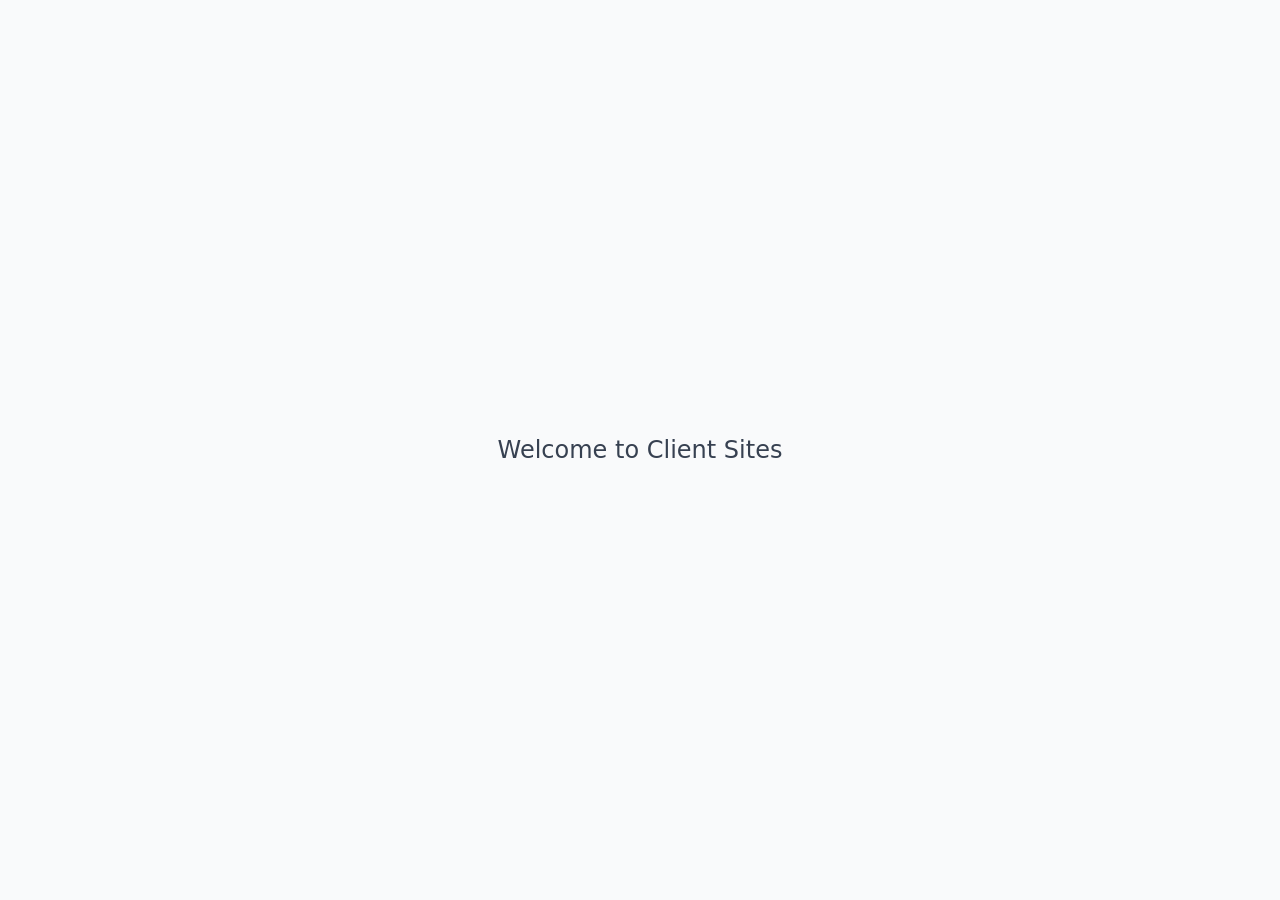
<file: site/index.html>
<!DOCTYPE html>
<html lang="en">
<head>
  <meta charset="UTF-8">
  <meta name="viewport" content="width=device-width, initial-scale=1.0">
  <title>Client Sites</title>
  <style>
    body { font-family: system-ui, sans-serif; display: flex; justify-content: center; align-items: center; min-height: 100vh; margin: 0; background: #f9fafb; color: #374151; }
    h1 { font-weight: 400; font-size: 1.5rem; }
  </style>
</head>
<body>
  <h1>Welcome to Client Sites</h1>
</body>
</html>
</file>
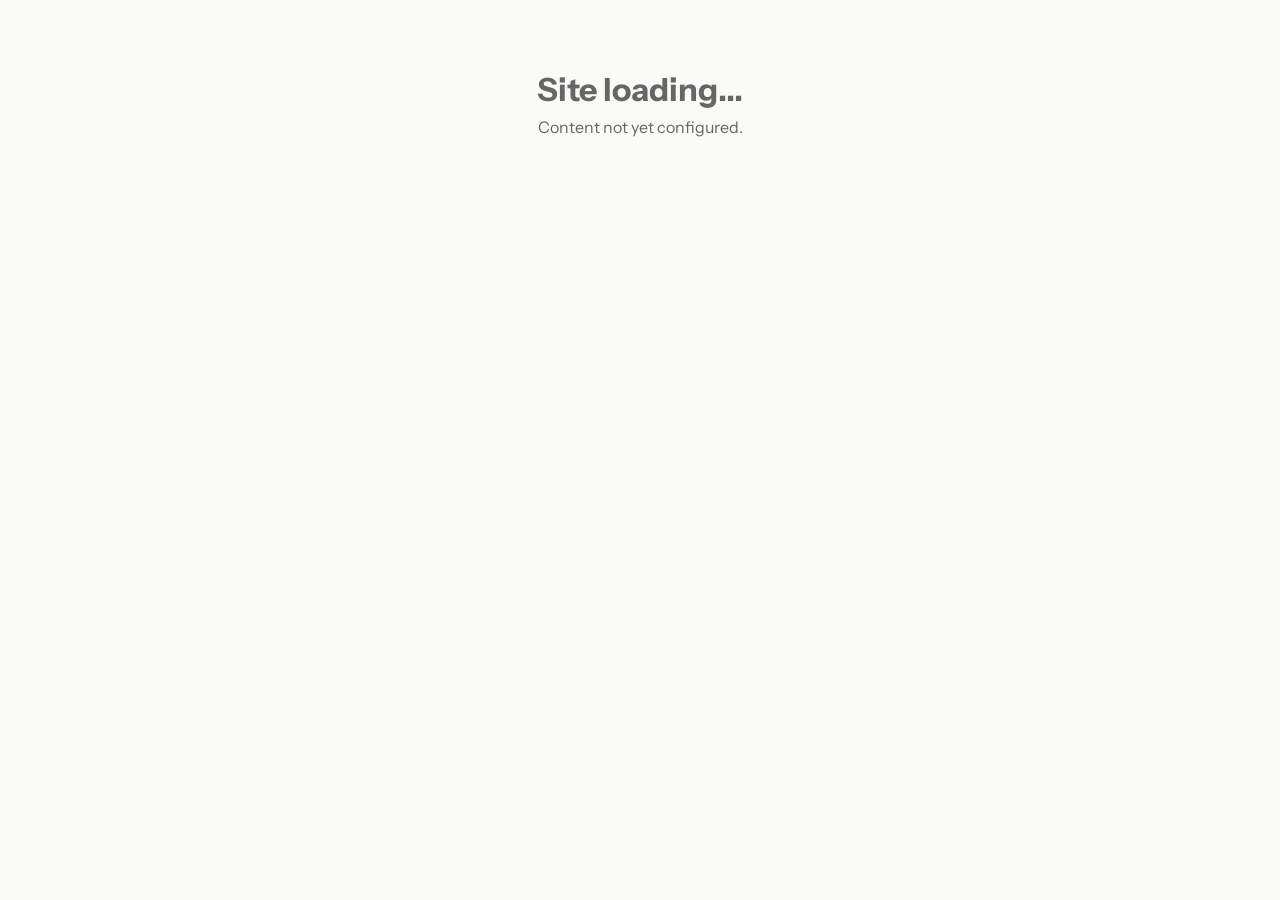
<file: site/autorepair/index.html>
<!DOCTYPE html>
<html lang="en">
<head>
  <meta charset="UTF-8">
  <meta name="viewport" content="width=device-width, initial-scale=1.0">
  <title>Loading...</title>
  <link rel="stylesheet" href="../css/themes.css?v=10">
  <link rel="stylesheet" href="../css/styles.css?v=10">
</head>
<body>
  <div id="app"></div>
  <script src="config.js?v=10"></script>
  <script src="../js/app.js?v=10"></script>
  <script src="../js/boot-public.js?v=10"></script>
</body>
</html>
</file>
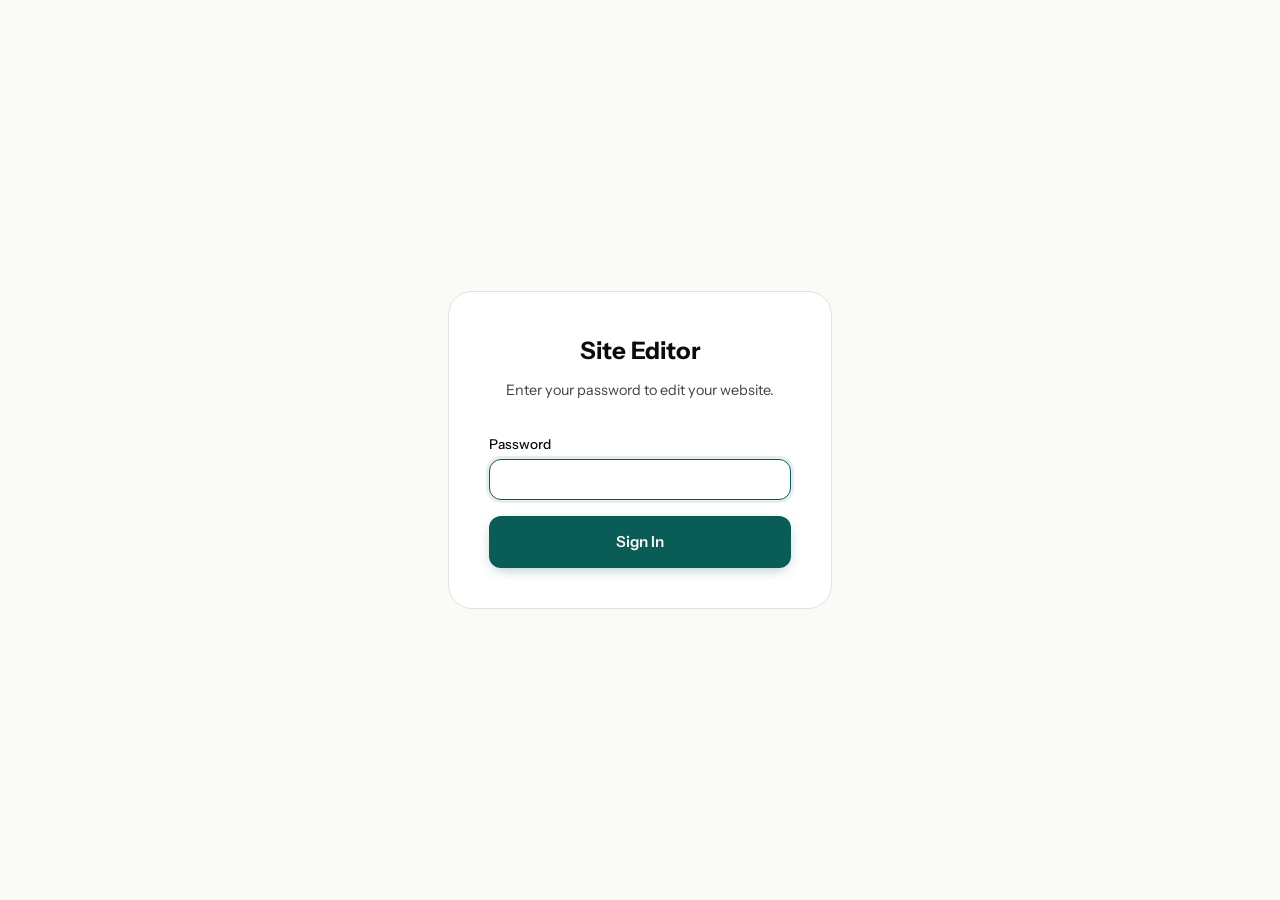
<file: site/autorepair/mysite/login.html>
<!DOCTYPE html>
<html lang="en">
<head>
  <meta charset="UTF-8">
  <meta name="viewport" content="width=device-width, initial-scale=1.0">
  <title>Sign In</title>
  <link rel="stylesheet" href="../../css/themes.css?v=10">
  <link rel="stylesheet" href="../../css/styles.css?v=10">
</head>
<body>
  <div class="login-page" data-theme="modern">
    <div class="login-card">
      <h1 class="login-title">Site Editor</h1>
      <p class="login-subtitle">Enter your password to edit your website.</p>
      <form class="login-form" id="loginForm">
        <div id="loginError" class="login-error" style="display:none"></div>
        <div class="form-group">
          <label class="form-label">Password</label>
          <input class="form-input" type="password" name="password" required autofocus>
        </div>
        <button type="submit" class="btn-primary">Sign In</button>
      </form>
    </div>
  </div>
  <script src="../config.js?v=10"></script>
  <script src="../../js/login.js?v=10"></script>
</body>
</html>
</file>
<file: site/css/themes.css>
/* ==================================================================
   THEME SYSTEM — CSS Variables
   Extracted from the main platform's globals.css
   ================================================================== */

:root {
  /* Default to modern theme (light) to avoid dark flash before JS loads */
  --bg: #FAFAF7;
  --surface: #FFFFFF;
  --surface-2: #F1F1EC;
  --surface-elevated: #FFFFFF;
  --text: #0B0D0C;
  --muted: #5A5E5B;
  --text-secondary: #3F4341;
  --border: #E4E1D9;
  --accent: #0A5D56;
  --accent-ink: #FAFAF7;
  --accent-soft: color-mix(in srgb, #0A5D56 10%, transparent);
  --accent-glow: color-mix(in srgb, #0A5D56 20%, transparent);
  --shadow-color: 200 10% 15%;
  --shadow-strength: 0.08;
  --radius-sm: 0.5rem;
  --radius-md: 0.75rem;
  --radius-lg: 1rem;
  --radius-xl: 1.5rem;
  --radius-full: 9999px;
}

/* ----- INDUSTRIAL ------------------------------------------------- */
[data-theme="industrial"] {
  --bg: #1a1a1a;
  --surface: #242424;
  --surface-2: #2d2d2d;
  --text: #f8f8f8;
  --muted: #c8c8c8;
  --border: #444444;
  --accent: #ff6b00;
  --accent-ink: #0f0f0f;
  --accent-soft: color-mix(in srgb, #ff6b00 15%, transparent);
  --accent-glow: color-mix(in srgb, #ff6b00 25%, transparent);
  --surface-elevated: #2d2d2d;
  --text-secondary: #c8c8c8;
  --shadow-color: 0 0% 0%;
  --shadow-strength: 0.4;
}

/* ----- MODERN ----------------------------------------------------- */
[data-theme="modern"] {
  --bg: #FAFAF7;
  --surface: #FFFFFF;
  --surface-2: #F1F1EC;
  --surface-elevated: #FFFFFF;
  --text: #0B0D0C;
  --muted: #5A5E5B;
  --text-secondary: #3F4341;
  --border: #E4E1D9;
  --accent: #0A5D56;
  --accent-ink: #FAFAF7;
  --accent-soft: color-mix(in srgb, #0A5D56 10%, transparent);
  --accent-glow: color-mix(in srgb, #0A5D56 20%, transparent);
  --shadow-color: 200 10% 15%;
  --shadow-strength: 0.08;
}

/* ----- LUXURY ----------------------------------------------------- */
[data-theme="luxury"] {
  --bg: #0a0a0a;
  --surface: #161616;
  --surface-2: #1f1f1f;
  --text: #f5f5dc;
  --muted: #d9d6c3;
  --border: #3e3217;
  --accent: #d4af37;
  --accent-ink: #0a0a0a;
  --accent-soft: color-mix(in srgb, #d4af37 15%, transparent);
  --accent-glow: color-mix(in srgb, #d4af37 25%, transparent);
  --surface-elevated: #1f1f1f;
  --text-secondary: #d9d6c3;
  --shadow-color: 0 0% 0%;
  --shadow-strength: 0.5;
}

/* ----- FRIENDLY --------------------------------------------------- */
[data-theme="friendly"] {
  --bg: #faf9f6;
  --surface: #ffffff;
  --surface-2: #f3eee8;
  --text: #283136;
  --muted: #5e6972;
  --border: #d9d4cb;
  --accent: #e07a5f;
  --accent-ink: #ffffff;
  --accent-soft: color-mix(in srgb, #e07a5f 15%, transparent);
  --accent-glow: color-mix(in srgb, #e07a5f 25%, transparent);
  --surface-elevated: #ffffff;
  --text-secondary: #5e6972;
  --shadow-color: 25 15% 30%;
  --shadow-strength: 0.1;
}
</file>
<file: site/css/styles.css>
/* ==================================================================
   CLIENT SITE STYLES
   Standalone CSS — no Tailwind, no build step.
   ================================================================== */

@import url('https://fonts.googleapis.com/css2?family=Fraunces:ital,opsz,wght@0,9..144,300;0,9..144,400;0,9..144,500;0,9..144,700;1,9..144,400;1,9..144,500&family=Instrument+Sans:wght@400;500;600;700&family=JetBrains+Mono:wght@400;500&display=swap');

*, *::before, *::after { box-sizing: border-box; margin: 0; padding: 0; }

html { scroll-behavior: smooth; }

body {
  background: var(--bg);
  color: var(--text);
  font-family: 'Instrument Sans', system-ui, sans-serif;
  line-height: 1.6;
  -webkit-font-smoothing: antialiased;
}

a { color: inherit; text-decoration: none; }
img { max-width: 100%; height: auto; display: block; }
button { cursor: pointer; border: none; background: none; font: inherit; color: inherit; }
ul, ol { list-style: none; }

/* ==================================================================
   SITE CONTAINER
   ================================================================== */

.site-container {
  min-height: 100vh;
}

[data-theme="modern"] .site-container {
  background:
    radial-gradient(circle at 20% 0%, color-mix(in srgb, var(--accent) 4%, transparent) 0%, transparent 50%),
    radial-gradient(circle at 80% 100%, color-mix(in srgb, var(--accent) 3%, transparent) 0%, transparent 50%),
    var(--bg);
}

/* ==================================================================
   TYPOGRAPHY — Modern theme
   ================================================================== */

[data-theme="modern"] .heading-display {
  font-family: 'Fraunces', Georgia, serif;
  font-weight: 400;
  letter-spacing: -0.025em;
  line-height: 0.98;
}

[data-theme="modern"] .heading-section {
  font-family: 'Fraunces', Georgia, serif;
  font-weight: 400;
  letter-spacing: -0.015em;
  line-height: 1;
}

[data-theme="modern"] .label-eyebrow {
  font-family: 'JetBrains Mono', monospace;
  font-size: 0.7rem;
  text-transform: uppercase;
  letter-spacing: 0.22em;
  color: var(--accent);
  font-weight: 500;
}

/* ==================================================================
   LAYOUT UTILITIES
   ================================================================== */

.max-w-7xl { max-width: 80rem; margin-left: auto; margin-right: auto; }
.px-4 { padding-left: 1rem; padding-right: 1rem; }
.px-8 { padding-left: 2rem; padding-right: 2rem; }
.py-16 { padding-top: 4rem; padding-bottom: 4rem; }
.py-6 { padding-top: 1.5rem; padding-bottom: 1.5rem; }
.mt-4 { margin-top: 1rem; }
.mt-6 { margin-top: 1.5rem; }
.mb-6 { margin-bottom: 1.5rem; }
.gap-2 { gap: 0.5rem; }
.gap-3 { gap: 0.75rem; }
.gap-4 { gap: 1rem; }
.gap-8 { gap: 2rem; }

@media (min-width: 768px) {
  .md\:px-8 { padding-left: 2rem; padding-right: 2rem; }
}

/* ==================================================================
   BUTTONS
   ================================================================== */

.btn-primary {
  display: inline-flex;
  align-items: center;
  justify-content: center;
  gap: 0.5rem;
  padding: 0.85rem 1.5rem;
  border-radius: var(--radius-md);
  background: var(--accent);
  color: var(--accent-ink);
  font-weight: 600;
  font-size: 0.95rem;
  transition: transform 200ms, box-shadow 200ms, background-color 200ms;
  box-shadow: 0 4px 14px -4px color-mix(in srgb, var(--accent) 40%, transparent);
}
.btn-primary:hover {
  transform: translateY(-1px);
  box-shadow: 0 8px 20px -6px color-mix(in srgb, var(--accent) 55%, transparent);
}

.btn-secondary {
  display: inline-flex;
  align-items: center;
  justify-content: center;
  gap: 0.5rem;
  padding: 0.85rem 1.5rem;
  border-radius: var(--radius-md);
  background: transparent;
  border: 1px solid var(--border);
  color: var(--text);
  font-weight: 600;
  font-size: 0.95rem;
  transition: border-color 200ms, background-color 200ms;
}
.btn-secondary:hover {
  border-color: var(--accent);
  background: var(--accent-soft);
}

/* ==================================================================
   TOPBAR
   ================================================================== */

.topbar {
  display: none;
  border-bottom: 1px solid var(--border);
  background: var(--surface-2);
  padding: 0.5rem 0;
}
@media (min-width: 768px) {
  .topbar { display: block; }
}
.topbar-inner {
  max-width: 80rem;
  margin: 0 auto;
  display: flex;
  align-items: center;
  justify-content: space-between;
  padding: 0 2rem;
  font-size: 0.875rem;
}
.topbar a, .topbar span {
  display: flex;
  align-items: center;
  gap: 0.25rem;
}

/* ==================================================================
   SITE HEADER / NAV
   ================================================================== */

.site-header {
  position: sticky;
  top: 0;
  z-index: 40;
  border-bottom: 1px solid color-mix(in srgb, var(--border) 70%, transparent);
  background: color-mix(in srgb, var(--surface) 80%, transparent);
  backdrop-filter: blur(12px);
  -webkit-backdrop-filter: blur(12px);
}

.site-nav {
  max-width: 80rem;
  margin: 0 auto;
  display: flex;
  align-items: center;
  justify-content: space-between;
  padding: 0.75rem 1rem;
}
@media (min-width: 768px) {
  .site-nav { padding: 0.75rem 2rem; }
}

.brand {
  display: flex;
  align-items: center;
  gap: 0.75rem;
}
.brand-name {
  font-size: 1.25rem;
  font-weight: 700;
  letter-spacing: -0.02em;
}
[data-theme="modern"] .brand-name {
  font-family: 'Fraunces', Georgia, serif;
  font-weight: 500;
}
.brand-icon {
  width: 1.75rem;
  height: 1.75rem;
  color: var(--accent);
}
.brand-logo {
  height: 2.25rem;
  width: auto;
  object-fit: contain;
}

.nav-links {
  display: none;
  align-items: center;
  gap: 1.75rem;
}
@media (min-width: 768px) {
  .nav-links { display: flex; }
}
.nav-link {
  font-size: 0.9rem;
  font-weight: 500;
  color: var(--text-secondary);
  transition: color 200ms;
}
.nav-link:hover { color: var(--accent); }

.mobile-menu-btn {
  display: block;
  padding: 0.5rem;
}
@media (min-width: 768px) {
  .mobile-menu-btn { display: none; }
}

/* Mobile overlay */
.mobile-menu {
  position: fixed;
  inset: 0;
  z-index: 50;
  display: flex;
  flex-direction: column;
  background: var(--bg);
  padding: 1.5rem;
}
.mobile-menu-close {
  align-self: flex-end;
  padding: 0.5rem;
}
.mobile-menu-links {
  margin-top: 2.5rem;
  display: flex;
  flex-direction: column;
  gap: 1.5rem;
  font-size: 1.5rem;
}
.mobile-menu-links a {
  font-weight: 500;
  transition: color 200ms;
}
.mobile-menu-links a:hover { color: var(--accent); }

/* ==================================================================
   HERO
   ================================================================== */

.hero-section {
  padding: 3rem 1rem;
}
@media (min-width: 768px) {
  .hero-section { padding: 4rem 2rem; }
}

.hero-grid {
  max-width: 80rem;
  margin: 0 auto;
  display: grid;
  gap: 2rem;
  align-items: start;
}
@media (min-width: 768px) {
  .hero-grid { grid-template-columns: 1fr 1fr; gap: 3rem; }
}

.hero-text { display: flex; flex-direction: column; gap: 1.25rem; }

.hero-eyebrow {
  display: inline-flex;
  align-items: center;
  gap: 0.5rem;
  font-size: 0.8rem;
  color: var(--accent);
  font-weight: 600;
  text-transform: uppercase;
  letter-spacing: 0.1em;
}
.hero-eyebrow-dot {
  width: 8px; height: 8px;
  border-radius: 50%;
  background: var(--accent);
  animation: pulse-dot 2s ease-in-out infinite;
}
@keyframes pulse-dot {
  0%, 100% { opacity: 1; transform: scale(1); }
  50% { opacity: 0.5; transform: scale(1.3); }
}

.hero-headline {
  font-size: clamp(2rem, 5vw, 3.5rem);
  font-weight: 700;
  line-height: 1.05;
  letter-spacing: -0.02em;
}
[data-theme="modern"] .hero-headline {
  font-family: 'Fraunces', Georgia, serif;
  font-weight: 400;
  letter-spacing: -0.025em;
}

.hero-lead {
  font-size: 1.1rem;
  color: var(--text-secondary);
  line-height: 1.65;
}

.hero-cta-row { display: flex; flex-wrap: wrap; gap: 0.75rem; }

.hero-card {
  background: var(--surface);
  border: 1px solid var(--border);
  border-radius: var(--radius-lg);
  padding: 1.5rem;
  margin-top: 0.5rem;
}
.hero-card-title {
  font-size: 1rem;
  font-weight: 700;
  margin-bottom: 0.75rem;
}
.hero-card-list { display: flex; flex-direction: column; gap: 0.5rem; }
.hero-card-list li {
  display: flex;
  align-items: center;
  gap: 0.5rem;
  font-size: 0.9rem;
}
.hero-card-icon {
  width: 1rem; height: 1rem;
  color: var(--accent);
  flex-shrink: 0;
}

.hero-visual { position: relative; }
.hero-image-wrap {
  position: relative;
  width: 100%;
  aspect-ratio: 4 / 3;
  border-radius: var(--radius-xl);
  overflow: hidden;
  background: var(--surface-2);
}
.hero-image {
  width: 100%;
  height: 100%;
  object-fit: cover;
}

/* ==================================================================
   ABOUT
   ================================================================== */

.about-section {
  padding: 4rem 1rem;
}
@media (min-width: 768px) {
  .about-section { padding: 4rem 2rem; }
}
.about-grid {
  max-width: 80rem;
  margin: 0 auto;
  display: grid;
  gap: 2rem;
}
@media (min-width: 768px) {
  .about-grid { grid-template-columns: 1fr 1fr; }
}
.about-image-frame {
  position: relative;
  min-height: 24rem;
  overflow: hidden;
  border-radius: var(--radius-xl);
  background: var(--surface-2);
}
.about-image {
  width: 100%;
  height: 100%;
  object-fit: cover;
  position: absolute;
  inset: 0;
}

.section-title {
  font-size: 1.875rem;
  font-weight: 700;
}
[data-theme="modern"] .section-title {
  font-family: 'Fraunces', Georgia, serif;
  font-weight: 400;
  letter-spacing: -0.015em;
}

.about-narrative {
  margin-top: 1rem;
  color: var(--text-secondary);
  line-height: 1.7;
}

.about-bullets {
  margin-top: 1.5rem;
  display: grid;
  gap: 0.75rem;
}
.about-bullets li { line-height: 1.5; }

/* Why-us cards */
.whyus-section {
  padding: 4rem 1rem;
}
@media (min-width: 768px) {
  .whyus-section { padding: 4rem 2rem; }
}
.whyus-grid {
  max-width: 80rem;
  margin: 0 auto;
  display: grid;
  gap: 2rem;
}
@media (min-width: 768px) {
  .whyus-grid { grid-template-columns: 1fr 1fr; }
}
.whyus-cards { display: grid; gap: 1rem; }
.whyus-card {
  background: var(--surface);
  border: 1px solid var(--border);
  border-radius: var(--radius-lg);
  padding: 1.25rem;
  transition: transform 300ms, box-shadow 300ms, border-color 300ms;
}
.whyus-card:hover {
  transform: translateY(-2px);
  box-shadow: 0 10px 30px -12px hsl(var(--shadow-color) / var(--shadow-strength));
  border-color: color-mix(in srgb, var(--accent) 30%, var(--border));
}
.whyus-card-title { font-weight: 600; }
.whyus-card-desc {
  font-size: 0.875rem;
  color: var(--text-secondary);
  margin-top: 0.25rem;
}

/* ==================================================================
   STATS
   ================================================================== */

.stats-section {
  padding: 3rem 1rem;
}
@media (min-width: 768px) {
  .stats-section { padding: 4rem 2rem; }
}
.stats-grid {
  max-width: 80rem;
  margin: 0 auto;
  display: grid;
  grid-template-columns: repeat(auto-fit, minmax(10rem, 1fr));
  gap: 1.5rem;
  text-align: center;
}
.stat-card {
  padding: 1.5rem;
  border: 1px solid var(--border);
  border-radius: var(--radius-lg);
  background: var(--surface);
}
.stat-value {
  font-size: 2.5rem;
  font-weight: 700;
  color: var(--accent);
  line-height: 1;
}
[data-theme="modern"] .stat-value {
  font-family: 'Fraunces', Georgia, serif;
}
.stat-label {
  font-size: 0.85rem;
  color: var(--text-secondary);
  margin-top: 0.25rem;
}

/* ==================================================================
   SERVICES
   ================================================================== */

.services-section {
  padding: 4rem 1rem;
}
@media (min-width: 768px) {
  .services-section { padding: 4rem 2rem; }
}
.services-inner {
  max-width: 80rem;
  margin: 0 auto;
}
.services-layout {
  display: grid;
  gap: 1rem;
}
@media (min-width: 768px) {
  .services-layout { grid-template-columns: 260px 1fr; }
}
.service-tabs {
  display: flex;
  gap: 0.5rem;
  overflow: auto;
}
@media (min-width: 768px) {
  .service-tabs { flex-direction: column; }
}
.service-pill {
  display: flex;
  align-items: center;
  gap: 0.75rem;
  border-radius: var(--radius-lg);
  border: 1px solid var(--border);
  padding: 0.75rem 1rem;
  text-align: left;
  transition: border-color 200ms, background 200ms;
  white-space: nowrap;
}
.service-pill:hover { border-color: color-mix(in srgb, var(--accent) 50%, var(--border)); }
.service-pill.active {
  border-color: var(--accent);
  background: var(--accent-soft);
}
.service-pill-icon {
  width: 1.25rem; height: 1.25rem;
  flex-shrink: 0;
}
.service-pill.active .service-pill-icon { color: var(--accent); }

.service-detail {
  background: var(--surface);
  border: 1px solid var(--border);
  border-radius: var(--radius-xl);
  padding: 1.5rem;
}
.service-price-badge {
  display: inline-block;
  background: color-mix(in srgb, var(--accent) 15%, transparent);
  color: var(--accent);
  padding: 0.25rem 0.75rem;
  border-radius: var(--radius-full);
  font-size: 0.875rem;
}
.service-name {
  margin-top: 0.75rem;
  font-size: 1.5rem;
  font-weight: 600;
}
.service-duration {
  margin-top: 0.25rem;
  font-size: 0.8rem;
  color: var(--text-secondary);
  opacity: 0.7;
}
.service-desc {
  margin-top: 0.5rem;
  color: var(--text-secondary);
}
.service-features {
  margin-top: 1rem;
  display: grid;
  gap: 0.5rem;
}
.service-features li {
  display: flex;
  align-items: center;
  gap: 0.5rem;
}
.service-feature-icon {
  width: 1rem; height: 1rem;
  color: var(--accent);
  flex-shrink: 0;
}

/* ==================================================================
   DEALS
   ================================================================== */

.deals-section {
  background: var(--surface-2);
  padding: 4rem 1rem;
  border-top: 1px solid var(--border);
  border-bottom: 1px solid var(--border);
}
@media (min-width: 768px) { .deals-section { padding: 5rem 2rem; } }
.deals-inner { max-width: 80rem; margin: 0 auto; }
.deals-head { text-align: center; max-width: 42rem; margin: 0 auto 3rem; }
.deals-eyebrow {
  display: inline-flex;
  align-items: center;
  gap: 0.4rem;
  padding: 0.35rem 0.85rem;
  background: var(--accent-soft);
  color: var(--accent);
  border-radius: var(--radius-full);
  font-size: 0.75rem;
  font-weight: 600;
  letter-spacing: 0.08em;
  text-transform: uppercase;
  font-family: 'JetBrains Mono', monospace;
}
.deals-title {
  margin-top: 1rem;
  font-size: clamp(2rem, 4vw, 3rem);
  font-weight: 700;
  letter-spacing: -0.02em;
  line-height: 1.05;
}
[data-theme="modern"] .deals-title {
  font-family: 'Fraunces', Georgia, serif;
  font-weight: 400;
}
.deals-lede { margin-top: 0.75rem; color: var(--text-secondary); }
.deals-grid {
  display: grid;
  gap: 1.5rem;
  grid-template-columns: repeat(auto-fit, minmax(17rem, 1fr));
}
.deal-card {
  position: relative;
  background: var(--surface);
  border: 1px solid var(--border);
  border-radius: var(--radius-xl);
  padding: 1.75rem;
  transition: transform 250ms, border-color 250ms, box-shadow 250ms;
  display: flex;
  flex-direction: column;
  gap: 0.75rem;
}
.deal-card:hover {
  transform: translateY(-3px);
  border-color: color-mix(in srgb, var(--accent) 40%, var(--border));
  box-shadow: 0 12px 32px -12px color-mix(in srgb, var(--text) 30%, transparent);
}
.deal-badge {
  align-self: flex-start;
  font-size: 0.68rem;
  letter-spacing: 0.12em;
  text-transform: uppercase;
  font-weight: 700;
  padding: 0.3rem 0.65rem;
  border-radius: var(--radius-sm);
  background: var(--accent);
  color: var(--accent-ink);
  font-family: 'JetBrains Mono', monospace;
}
.deal-title {
  font-size: 1.35rem;
  font-weight: 700;
  line-height: 1.2;
}
[data-theme="modern"] .deal-title {
  font-family: 'Fraunces', Georgia, serif;
  font-weight: 500;
  font-size: 1.5rem;
}
.deal-desc { color: var(--text-secondary); font-size: 0.925rem; line-height: 1.55; flex: 1; }
.deal-price-row { display: flex; align-items: baseline; gap: 0.75rem; margin-top: 0.25rem; }
.deal-price {
  font-size: 2.25rem;
  font-weight: 700;
  color: var(--accent);
  line-height: 1;
}
.deal-price-original { text-decoration: line-through; color: var(--muted); font-size: 1.1rem; }

/* ==================================================================
   PRICING
   ================================================================== */

.pricing-section { padding: 4rem 1rem; }
@media (min-width: 768px) { .pricing-section { padding: 4rem 2rem; } }
.pricing-inner { max-width: 80rem; margin: 0 auto; }
.pricing-grid {
  display: grid;
  gap: 1.5rem;
  grid-template-columns: repeat(auto-fit, minmax(15rem, 1fr));
  margin-top: 2rem;
}
.pricing-card {
  background: var(--surface);
  border: 1px solid var(--border);
  border-radius: var(--radius-xl);
  padding: 1.75rem;
  transition: transform 300ms, box-shadow 300ms;
}
.pricing-card:hover {
  transform: translateY(-2px);
  box-shadow: 0 10px 30px -12px hsl(var(--shadow-color) / var(--shadow-strength));
}
.pricing-card.popular {
  background: color-mix(in srgb, var(--accent) 6%, var(--surface));
  border-color: color-mix(in srgb, var(--accent) 35%, var(--border));
  box-shadow: 0 8px 30px -12px color-mix(in srgb, var(--accent) 25%, transparent);
}
.pricing-badge {
  display: inline-block;
  font-size: 0.7rem;
  font-weight: 700;
  letter-spacing: 0.08em;
  text-transform: uppercase;
  color: var(--accent);
  margin-bottom: 0.5rem;
}
.pricing-name { font-size: 1.125rem; font-weight: 600; }
.pricing-price {
  font-size: 2rem;
  font-weight: 700;
  color: var(--accent);
  margin-top: 0.5rem;
}
.pricing-note { font-size: 0.85rem; color: var(--text-secondary); margin-top: 0.25rem; }

/* ==================================================================
   TEAM
   ================================================================== */

.team-section { padding: 4rem 1rem; }
@media (min-width: 768px) { .team-section { padding: 4rem 2rem; } }
.team-inner { max-width: 80rem; margin: 0 auto; }
.team-grid {
  display: grid;
  gap: 1.5rem;
  grid-template-columns: repeat(auto-fit, minmax(14rem, 1fr));
  margin-top: 2rem;
}
.team-card {
  background: var(--surface);
  border: 1px solid var(--border);
  border-radius: var(--radius-xl);
  overflow: hidden;
  transition: transform 300ms, box-shadow 300ms;
}
.team-card:hover {
  transform: translateY(-2px);
  box-shadow: 0 10px 30px -12px hsl(var(--shadow-color) / var(--shadow-strength));
}
.team-photo {
  width: 100%;
  aspect-ratio: 1;
  object-fit: cover;
  background: var(--surface-2);
}
.team-info { padding: 1rem; }
.team-name { font-weight: 600; }
.team-role { font-size: 0.85rem; color: var(--accent); }
.team-experience { font-size: 0.8rem; color: var(--text-secondary); margin-top: 0.25rem; }

/* ==================================================================
   TESTIMONIALS
   ================================================================== */

.testimonials-section {
  padding: 4rem 1rem;
}
@media (min-width: 768px) { .testimonials-section { padding: 5rem 2rem; } }
.testimonials-inner { max-width: 80rem; margin: 0 auto; }
.testimonial-card {
  background: var(--surface);
  border: 1px solid var(--border);
  border-radius: var(--radius-xl);
  padding: 2rem;
  max-width: 48rem;
}
.testimonial-stars {
  display: flex;
  gap: 0.2rem;
  color: var(--accent);
  margin-bottom: 1rem;
}
.testimonial-quote {
  font-size: 1.125rem;
  line-height: 1.7;
  color: var(--text);
}
.testimonial-author {
  margin-top: 1rem;
  font-weight: 600;
}
.testimonial-nav {
  display: flex;
  gap: 0.5rem;
  margin-top: 1rem;
}
.testimonial-nav-btn {
  width: 2.25rem; height: 2.25rem;
  border-radius: 50%;
  border: 1px solid var(--border);
  display: flex;
  align-items: center;
  justify-content: center;
  transition: border-color 200ms, background 200ms;
}
.testimonial-nav-btn:hover {
  border-color: var(--accent);
  background: var(--accent-soft);
}

/* ==================================================================
   PHOTOS GALLERY
   ================================================================== */

.photos-section { padding: 4rem 1rem; }
@media (min-width: 768px) { .photos-section { padding: 4rem 2rem; } }
.photos-inner { max-width: 72rem; margin: 0 auto; }
.photos-grid {
  margin-top: 2rem;
  display: grid;
  grid-template-columns: repeat(auto-fill, minmax(16rem, 1fr));
  gap: 1rem;
}
.photo-card {
  border-radius: var(--radius-lg);
  overflow: hidden;
  border: 1px solid var(--border);
  background: var(--surface);
}
.photo-card-image {
  width: 100%;
  height: 12rem;
  object-fit: cover;
}
.photo-card-placeholder {
  background: var(--border);
}
.photo-card-caption {
  padding: 0.75rem 1rem;
  font-size: 0.875rem;
  color: var(--text-secondary);
}
.photo-card:hover .photo-card-image { opacity: 0.85; transition: opacity 0.2s; }

/* Lightbox */
.lightbox { display: none; position: fixed; inset: 0; z-index: 9999; background: rgba(0,0,0,0.9); align-items: center; justify-content: center; flex-direction: column; }
.lightbox.active { display: flex; }
.lightbox-img { max-width: 90vw; max-height: 80vh; object-fit: contain; border-radius: 0.5rem; }
.lightbox-caption { color: #fff; font-size: 0.95rem; margin-top: 1rem; text-align: center; max-width: 90vw; }
.lightbox-close { position: absolute; top: 1rem; right: 1.5rem; background: none; border: none; color: #fff; font-size: 2.5rem; cursor: pointer; line-height: 1; z-index: 1; }
.lightbox-close:hover { color: #ccc; }
.lightbox-prev, .lightbox-next { position: absolute; top: 50%; transform: translateY(-50%); background: none; border: none; color: #fff; font-size: 3rem; cursor: pointer; padding: 0.5rem; line-height: 1; z-index: 1; }
.lightbox-prev { left: 1rem; }
.lightbox-next { right: 1rem; }
.lightbox-prev:hover, .lightbox-next:hover { color: #ccc; }

/* ==================================================================
   FAQ
   ================================================================== */

.faq-section { padding: 4rem 1rem; }
@media (min-width: 768px) { .faq-section { padding: 4rem 2rem; } }
.faq-inner { max-width: 48rem; margin: 0 auto; }
.faq-list { margin-top: 2rem; display: grid; gap: 0.75rem; }
.faq-item {
  border: 1px solid var(--border);
  border-radius: var(--radius-lg);
  overflow: hidden;
  background: var(--surface);
}
.faq-question {
  width: 100%;
  padding: 1rem 1.25rem;
  text-align: left;
  font-weight: 600;
  display: flex;
  justify-content: space-between;
  align-items: center;
  transition: color 200ms;
}
.faq-question:hover { color: var(--accent); }
.faq-chevron {
  transition: transform 300ms;
  font-size: 1.25rem;
  flex-shrink: 0;
}
.faq-item.open .faq-chevron { transform: rotate(180deg); }
.faq-answer {
  display: none;
  padding: 0 1.25rem 1rem;
  color: var(--text-secondary);
  line-height: 1.7;
}
.faq-item.open .faq-answer { display: block; }

/* ==================================================================
   EMERGENCY BANNER
   ================================================================== */

.emergency-section {
  background: var(--accent);
  color: var(--accent-ink);
  padding: 3rem 1rem;
  text-align: center;
}
.emergency-heading {
  font-size: 1.75rem;
  font-weight: 700;
}
[data-theme="modern"] .emergency-heading {
  font-family: 'Fraunces', Georgia, serif;
  font-weight: 500;
}
.emergency-desc { margin-top: 0.5rem; opacity: 0.9; }
.emergency-btn {
  margin-top: 1.25rem;
  display: inline-flex;
  align-items: center;
  gap: 0.5rem;
  padding: 0.75rem 1.5rem;
  background: var(--accent-ink);
  color: var(--accent);
  border-radius: var(--radius-md);
  font-weight: 600;
  transition: transform 200ms;
}
.emergency-btn:hover { transform: translateY(-1px); }

/* ==================================================================
   CONTACT
   ================================================================== */

.contact-section { padding: 4rem 1rem; }
@media (min-width: 768px) { .contact-section { padding: 4rem 2rem; } }
.contact-inner { max-width: 64rem; margin: 0 auto; }
.contact-grid { display: grid; gap: 2rem; margin-top: 2rem; }
@media (min-width: 768px) { .contact-grid { grid-template-columns: 1fr 1fr; } }
.contact-grid-map { display: flex; flex-direction: column; }
.contact-grid-details { display: flex; flex-direction: column; gap: 1.5rem; }
.contact-form { margin-top: 2rem; display: grid; gap: 1rem; }
.contact-info-box { display: flex; flex-direction: column; gap: 0.5rem; }
.contact-info-item { display: flex; align-items: baseline; gap: 0.4rem; }
.contact-info-label { font-size: 0.9rem; font-weight: 600; color: var(--text-secondary); white-space: nowrap; }
.contact-info-value { font-size: 0.95rem; font-weight: 500; color: var(--accent); text-decoration: none; }
a.contact-info-value:hover { text-decoration: underline; }
.contact-maps-link { font-size: 0.85rem; color: var(--accent); text-decoration: none; white-space: nowrap; }
.contact-maps-link:hover { text-decoration: underline; }
.contact-map { border-radius: var(--radius-lg); overflow: hidden; border: 1px solid var(--border); height: 100%; min-height: 18rem; }
.contact-map-iframe { width: 100%; height: 100%; min-height: 18rem; border: 0; display: block; }
.hours-list { }
.hours-header { display: flex; align-items: center; gap: 1rem; margin-bottom: 0.75rem; flex-wrap: wrap; }
.hours-heading { font-size: 1rem; font-weight: 600; margin: 0; }
.open-status { display: inline-flex; align-items: center; gap: 0.4rem; font-size: 0.875rem; font-weight: 500; }
.open-status-dot { width: 0.5rem; height: 0.5rem; border-radius: 50%; flex-shrink: 0; }
.open-status-label { font-weight: 600; }
.open-status-detail { color: var(--text-secondary); font-weight: 400; }
.open-status--open .open-status-label { color: #10b981; }
.open-status--open .open-status-dot { background: #10b981; box-shadow: 0 0 0 3px rgba(16, 185, 129, 0.25); animation: openPulse 2.2s ease-in-out infinite; }
.open-status--closed .open-status-label { color: #ef4444; }
.open-status--closed .open-status-dot { background: #ef4444; }
@keyframes openPulse { 0%, 100% { opacity: 1; transform: scale(1); } 50% { opacity: 0.6; transform: scale(0.85); } }
.hours-row { display: flex; justify-content: space-between; padding: 0.5rem 0; border-bottom: 1px solid var(--border); font-size: 0.9rem; }
.hours-row:last-child { border-bottom: none; }
.hours-day { font-weight: 500; }
.hours-time { color: var(--text-secondary); }
.form-row { display: grid; gap: 1rem; }
@media (min-width: 768px) {
  .form-row { grid-template-columns: 1fr 1fr; }
}
.form-group { display: flex; flex-direction: column; gap: 0.25rem; }
.form-label { font-size: 0.85rem; font-weight: 500; }
.form-input, .form-select, .form-textarea {
  width: 100%;
  border-radius: var(--radius-md);
  border: 1px solid var(--border);
  background: var(--surface);
  padding: 0.72rem 0.9rem;
  color: var(--text);
  font-family: inherit;
  transition: border-color 150ms, box-shadow 150ms;
}
.form-input:focus, .form-select:focus, .form-textarea:focus {
  outline: none;
  border-color: var(--accent);
  box-shadow: 0 0 0 3px var(--accent-soft);
}
.form-textarea { resize: vertical; min-height: 6rem; }
.form-submit { margin-top: 0.5rem; }
.form-success {
  text-align: center;
  padding: 2rem;
  background: var(--accent-soft);
  border-radius: var(--radius-lg);
  color: var(--accent);
  font-weight: 600;
}

/* ==================================================================
   FOOTER
   ================================================================== */

.site-footer {
  border-top: 1px solid var(--border);
  background: var(--surface);
}
.footer-inner {
  max-width: 80rem;
  margin: 0 auto;
  display: flex;
  flex-direction: column;
  align-items: flex-start;
  gap: 1rem;
  padding: 1.5rem 1rem;
  font-size: 0.875rem;
}
@media (min-width: 768px) {
  .footer-inner {
    flex-direction: row;
    flex-wrap: wrap;
    align-items: center;
    justify-content: space-between;
    gap: 2rem;
    padding: 1.5rem 2rem;
  }
}
.footer-brand { font-weight: 600; }
.footer-details { color: var(--text-secondary); }
.footer-details a:hover { color: var(--accent); }
.footer-copyright {
  border-top: 1px solid var(--border);
  padding: 1rem;
  text-align: center;
  font-size: 0.875rem;
  color: var(--text-secondary);
}

/* ==================================================================
   BACK TO TOP
   ================================================================== */

.back-to-top {
  position: fixed;
  bottom: 1.5rem;
  right: 1.5rem;
  width: 3rem;
  height: 3rem;
  border-radius: 50%;
  background: var(--accent);
  color: var(--accent-ink);
  display: flex;
  align-items: center;
  justify-content: center;
  font-size: 1.5rem;
  box-shadow: 0 4px 12px rgba(0,0,0,0.2);
  transition: opacity 300ms, transform 300ms;
  z-index: 30;
}
.back-to-top.hidden { opacity: 0; pointer-events: none; transform: translateY(1rem); }

/* ==================================================================
   EDIT MODE STYLES
   ================================================================== */

.edit-mode [data-edit] {
  position: relative;
  cursor: text;
  border-radius: 3px;
  transition: outline 150ms;
  min-width: 2rem;
  min-height: 1em;
}
.edit-mode [data-edit]:hover {
  outline: 2px dashed var(--accent);
  outline-offset: 2px;
}
.edit-mode [data-edit]:focus {
  outline: 2px solid var(--accent);
  outline-offset: 2px;
  background: color-mix(in srgb, var(--accent) 5%, transparent);
}

/* Bullet text spans need to fill their flex parent for a good click target */
.edit-mode .bullet-text {
  flex: 1;
  display: block;
}
.edit-mode .feature-text {
  flex: 1;
  display: block;
}

/* Save indicator */
.save-indicator {
  position: fixed;
  top: 1rem;
  right: 1rem;
  padding: 0.5rem 1rem;
  border-radius: var(--radius-full);
  font-size: 0.8rem;
  font-weight: 600;
  z-index: 100;
  transition: opacity 300ms;
}
.save-indicator.saving { background: var(--accent); color: var(--accent-ink); }
.save-indicator.saved { background: var(--surface); border: 1px solid var(--border); color: var(--text-secondary); }
.save-indicator.error { background: #dc2626; color: white; }
.save-indicator.hidden { opacity: 0; pointer-events: none; }

/* Edit toolbar (top bar in edit mode) */
.edit-toolbar {
  background: var(--surface);
  border-bottom: 1px solid var(--border);
  padding: 0.5rem 1rem;
  display: flex;
  align-items: center;
  justify-content: space-between;
  font-size: 0.85rem;
  position: sticky;
  top: 0;
  z-index: 50;
}
.edit-toolbar-title { font-weight: 600; color: var(--accent); }
.edit-toolbar-btn {
  padding: 0.4rem 0.75rem;
  border-radius: var(--radius-sm);
  font-weight: 500;
  font-size: 0.8rem;
  transition: background 200ms;
}
.edit-toolbar-btn:hover { background: var(--accent-soft); }
.edit-toolbar-btn.exit { color: var(--text-secondary); }

/* Section visibility toggle */
.section-toggle {
  display: flex;
  align-items: center;
  gap: 0.5rem;
  padding: 0.35rem 0.75rem;
  border-radius: var(--radius-sm);
  font-size: 0.75rem;
  font-weight: 600;
  text-transform: uppercase;
  letter-spacing: 0.05em;
  position: absolute;
  top: 0.5rem;
  right: 0.5rem;
  z-index: 5;
  transition: background 200ms;
}
.section-toggle.visible { background: var(--accent-soft); color: var(--accent); }
.section-toggle.hidden-section { background: #dc2626; color: white; opacity: 0.8; }

.section-wrapper { position: relative; }
.section-wrapper.section-hidden { opacity: 0.4; }
.section-wrapper.section-hidden::after {
  content: 'Hidden from visitors';
  position: absolute;
  top: 50%;
  left: 50%;
  transform: translate(-50%, -50%);
  background: rgba(0,0,0,0.7);
  color: white;
  padding: 0.5rem 1rem;
  border-radius: var(--radius-md);
  font-size: 0.85rem;
  font-weight: 600;
  pointer-events: none;
}

/* Image upload overlay in edit mode */
.edit-mode .image-upload-overlay {
  position: absolute;
  inset: 0;
  display: flex;
  align-items: center;
  justify-content: center;
  gap: 0.5rem;
  background: rgba(0,0,0,0.5);
  opacity: 0;
  transition: opacity 200ms;
  border-radius: inherit;
  z-index: 2;
}
.edit-mode .image-upload-wrap:hover .image-upload-overlay { opacity: 1; }
.image-upload-btn {
  padding: 0.4rem 0.75rem;
  background: white;
  color: #111;
  border-radius: var(--radius-sm);
  font-size: 0.8rem;
  font-weight: 600;
}

/* Editable list controls */
.edit-mode .list-controls {
  display: flex;
  gap: 0.25rem;
  margin-left: 0.5rem;
  opacity: 0;
  transition: opacity 150ms;
}
.edit-mode .list-item:hover .list-controls { opacity: 1; }
.list-control-btn {
  width: 1.5rem; height: 1.5rem;
  border-radius: 3px;
  background: var(--surface-2);
  display: flex;
  align-items: center;
  justify-content: center;
  font-size: 0.75rem;
  transition: background 150ms;
}
.list-control-btn:hover { background: var(--accent-soft); color: var(--accent); }
.add-item-btn {
  display: inline-flex;
  align-items: center;
  gap: 0.25rem;
  padding: 0.35rem 0.75rem;
  border: 1px dashed var(--border);
  border-radius: var(--radius-sm);
  font-size: 0.8rem;
  color: var(--text-secondary);
  margin-top: 0.5rem;
  transition: border-color 200ms, color 200ms;
}
.add-item-btn:hover { border-color: var(--accent); color: var(--accent); }

.card-remove-btn,
.list-remove-btn {
  position: absolute;
  top: 0.35rem;
  right: 0.35rem;
  width: 1.5rem;
  height: 1.5rem;
  border-radius: 50%;
  background: #dc2626;
  color: white;
  font-size: 0.85rem;
  display: none;
  align-items: center;
  justify-content: center;
  z-index: 2;
  line-height: 1;
}
.list-remove-btn {
  position: static;
  flex-shrink: 0;
  margin-left: 0.5rem;
}
.edit-mode .card-remove-btn,
.edit-mode .list-remove-btn { display: flex; }
.card-remove-btn:hover,
.list-remove-btn:hover { background: #b91c1c; }

/* ==================================================================
   ADMIN LOGIN
   ================================================================== */

.login-page {
  min-height: 100vh;
  display: flex;
  align-items: center;
  justify-content: center;
  background: var(--bg);
  padding: 1rem;
}
.login-card {
  background: var(--surface);
  border: 1px solid var(--border);
  border-radius: var(--radius-xl);
  padding: 2.5rem;
  width: 100%;
  max-width: 24rem;
}
.login-title {
  font-size: 1.5rem;
  font-weight: 700;
  text-align: center;
  margin-bottom: 0.5rem;
}
.login-subtitle {
  text-align: center;
  color: var(--text-secondary);
  font-size: 0.9rem;
  margin-bottom: 2rem;
}
.login-form { display: grid; gap: 1rem; }
.login-error {
  background: #dc2626;
  color: white;
  padding: 0.5rem 0.75rem;
  border-radius: var(--radius-sm);
  font-size: 0.85rem;
  text-align: center;
}
</file>
